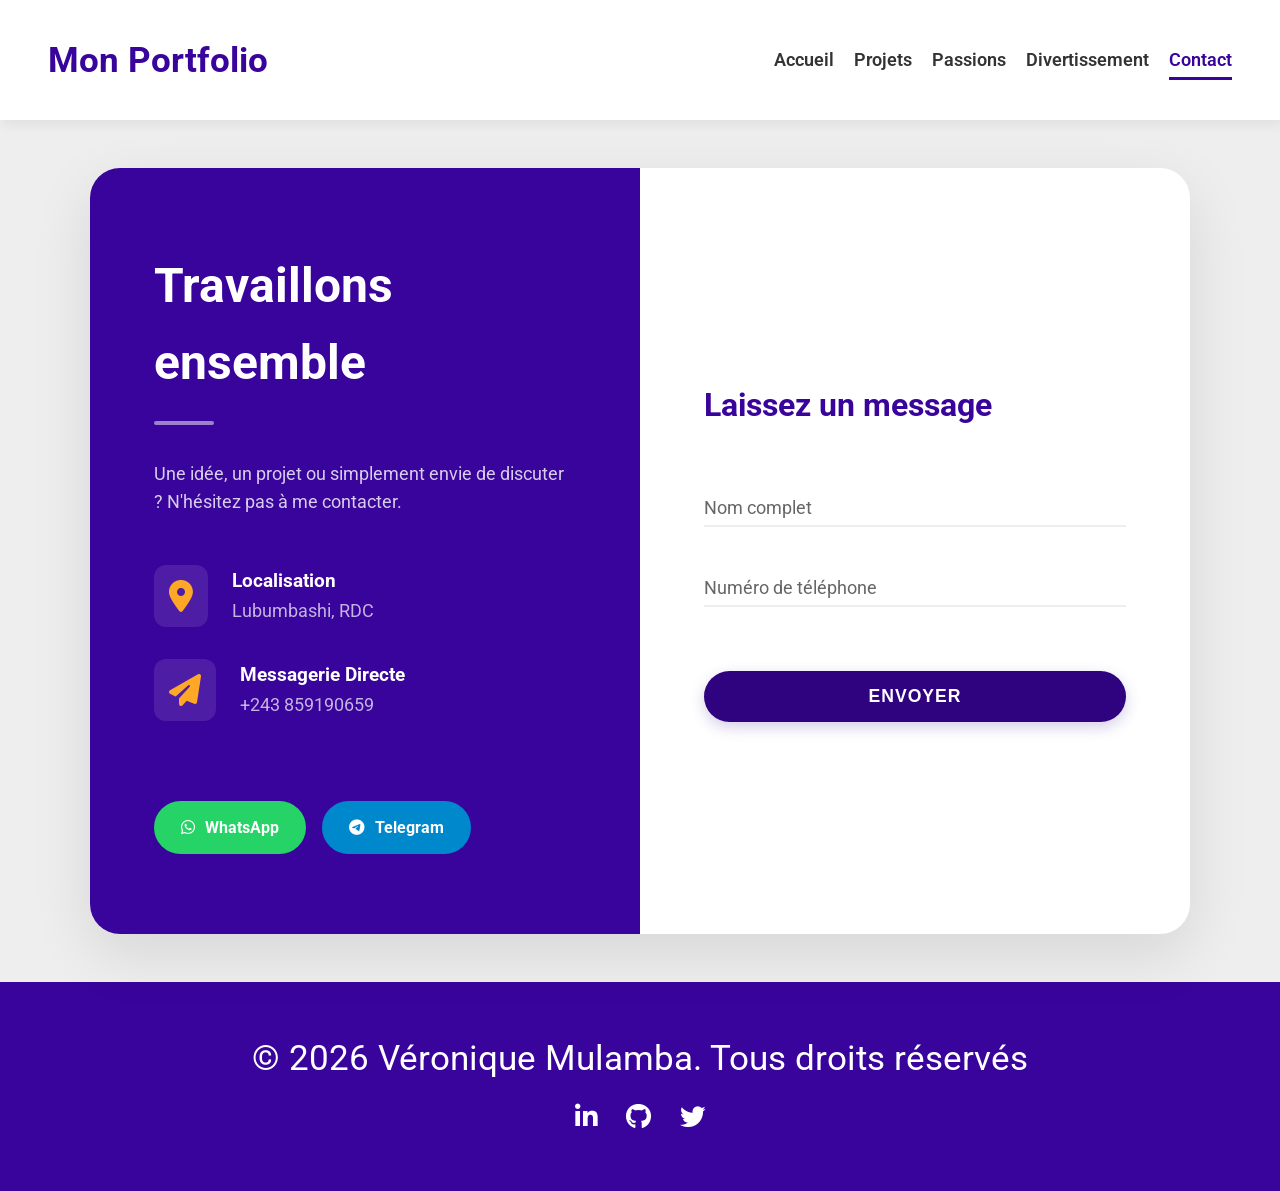
<file: Contact.html>
<!DOCTYPE html>
<html lang="fr">
<head>
    <meta charset="UTF-8">
    <meta name="viewport" content="width=device-width, initial-scale=1.0">
    <title>Véronique Mulamba - Contact</title>
    <link rel="stylesheet" href="CSS/STYLE.css">
    <link rel="preconnect" href="https://fonts.googleapis.com">
    <link rel="stylesheet" href="https://cdnjs.cloudflare.com/ajax/libs/font-awesome/6.5.1/css/all.min.css">
    <link rel="preconnect" href="https://fonts.gstatic.com" crossorigin>
    <link href="https://fonts.googleapis.com/css2?family=Roboto:ital,wght@0,100..900;1,100..900&display=swap" rel="stylesheet">
</head>
<body>
    <header>
        <div>
            <a href="index.html">Mon Portfolio</a>
        </div>
        <nav>
            <ul>
                <li><a href="index.html">Accueil</a></li>
                <li><a href="Projet.html">Projets</a></li>
                <li><a href="Passions.html">Passions</a></li>
                <li><a href="Divertissement.html">Divertissement</a></li>
                <li><a href="Contact.html" class="active">Contact</a></li>
            </ul>
        </nav>
    </header>

    <main>
        <section class="contact-hero">
            <div class="contact-card">
                <div class="card-left">
                    <h2>Travaillons ensemble</h2>
                    <p>Une idée, un projet ou simplement envie de discuter ? N'hésitez pas à me contacter.</p>
                    
                    <div class="info-list">
                        <div class="info-item">
                            <i class="fas fa-map-marker-alt"></i>
                            <div>
                                <h4>Localisation</h4>
                                <p>Lubumbashi, RDC</p>
                            </div>
                        </div>
                        <div class="info-item">
                            <i class="fas fa-paper-plane"></i>
                            <div>
                                <h4>Messagerie Directe</h4>
                                <p>+243 859190659</p>
                            </div>
                        </div>
                    </div>

                    <div class="direct-apps">
                        <a href="https://wa.me/243859190659" class="app-btn wa" target="_blank">
                            <i class="fab fa-whatsapp"></i> WhatsApp
                        </a>
                        <a href="https://t.me/+243859190659" class="app-btn tg" target="_blank">
                            <i class="fab fa-telegram-plane"></i> Telegram
                        </a>
                    </div>
                </div>

                <div class="card-right">
                    <h3>Laissez un message</h3>
                    <form class="modern-form">
                        <div class="input-group">
                            <input type="text" id="nom" name="nom" placeholder=" " required>
                            <label for="nom">Nom complet</label>
                        </div>
                        <div class="input-group">
                            <input type="tel" id="tel" name="tel" placeholder=" " required>
                            <label for="tel">Numéro de téléphone</label>
                        </div>
                        <button type="submit" class="btn-fancy">Envoyer</button>
                    </form>
                </div>
            </div>
        </section>
    </main>

    <footer class="foot">
        <p>© 2026 Véronique Mulamba. Tous droits réservés</p>
        <div>
            <a href="https://www.linkedin.com/in/veronique-mulamba-7b5b5b1b4/"><i class="fab fa-linkedin-in"></i></a>
            <a href="https://github.com/veronique-mulamba"><i class="fab fa-github"></i></a>
            <a href="https://www.twitter.com/veronique_mulamba/"><i class="fab fa-twitter"></i></a>
        </div>
    </footer>
</body>
</html>
</file>
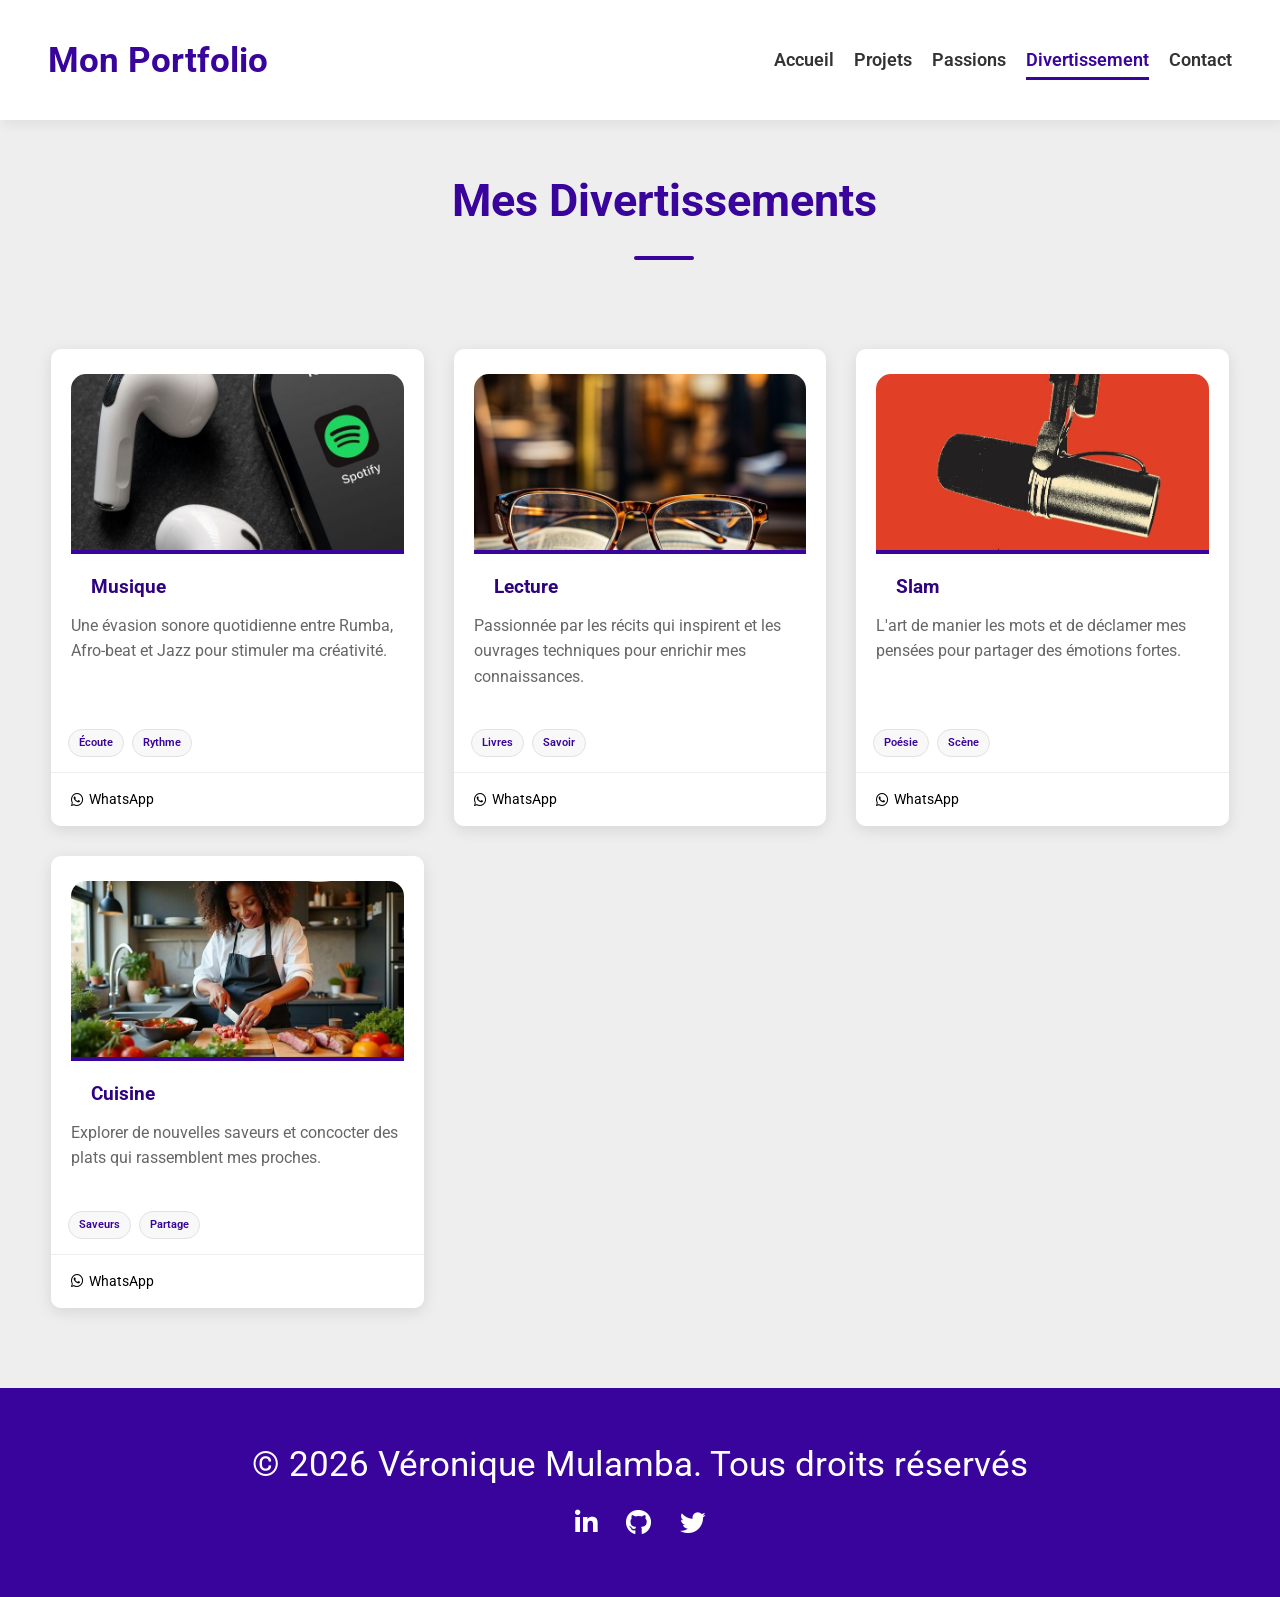
<file: Divertissement.html>
<!DOCTYPE html>
<html lang="en">
<head>
    <meta charset="UTF-8">
    <meta name="viewport" content="width=device-width, initial-scale=1.0">
    <title>Mon Portfolio - Divertissement</title>
    <link rel="stylesheet" href="CSS/STYLE.css">
    <link rel="stylesheet" href="projet.css">
    <link rel="preconnect" href="https://fonts.googleapis.com">
    <link rel="preconnect" href="https://fonts.gstatic.com" crossorigin>
    <link rel="stylesheet" href="https://cdnjs.cloudflare.com/ajax/libs/font-awesome/6.0.0/css/all.min.css">
    <link href="https://fonts.googleapis.com/css2?family=Roboto:ital,wght@0,100..900;1,100..900&display=swap" rel="stylesheet">
</head>
<body>
    <header>
        <div>
            <a href="">Mon Portfolio</a>
        </div>
        <nav>
            <ul>
                <li><a href="index.html">Accueil</a></li>
                <li><a href="Projet.html">Projets</a></li>
                <li><a href="Passions.html">Passions</a></li>
                <li><a href="Divertissement.html" class="active">Divertissement</a></li>
                <li><a href="Contact.html">Contact</a></li>
            </ul>
        </nav>
    </header>

    <main>
        <section>
            <div class="realisation">
                <h2>Mes Divertissements</h2>
            </div>
        </section>

        <section class="cards">
            <div class="card"> 
                <div class="card-body">
                    <img src="IMG/Actualité _ Spotify muscle enfin sa formule Premium avec des fonctions que les abonnés attendaient d.jpg" alt="Musique" width="200px">
                    <h3>Musique</h3>
                    <p>Une évasion sonore quotidienne entre Rumba, Afro-beat et Jazz pour stimuler ma créativité.</p>
                </div>
                <div class="link">
                    <a href="#">Écoute</a>
                    <a href="#">Rythme</a>
                </div>
                <div class="card-footer">
                    <a href="https://wa.me/ton-numero" class="bouton-code"><i class="fa-brands fa-whatsapp"></i> WhatsApp</a>
                </div>
            </div>

            <div class="card"> 
                <div class="card-body">
                    <img src="IMG/Lire vite_ Astuces pour optimiser le temps de lecture.jpg" alt="Lecture" width="200px">
                    <h3>Lecture</h3>
                    <p>Passionnée par les récits qui inspirent et les ouvrages techniques pour enrichir mes connaissances.</p>
                </div>
                <div class="link">
                    <a href="#">Livres</a>
                    <a href="#">Savoir</a>
                </div>
                <div class="card-footer">
                    <a href="https://wa.me/ton-numero" class="bouton-code"><i class="fa-brands fa-whatsapp"></i> WhatsApp</a>
                </div>
            </div>

            <div class="card"> 
                <div class="card-body">
                    <img src="IMG/A Brand A Day - Day 017  Today’s brand was very….jpg" alt="Slam" width="200px">
                    <h3>Slam</h3>
                    <p>L'art de manier les mots et de déclamer mes pensées pour partager des émotions fortes.</p>
                </div>
                <div class="link">
                    <a href="#">Poésie</a>
                    <a href="#">Scène</a>
                </div>
                <div class="card-footer">
                    <a href="https://wa.me/ton-numero" class="bouton-code"><i class="fa-brands fa-whatsapp"></i> WhatsApp</a>
                </div>
            </div>

            <div class="card"> 
                <div class="card-body">
                    <img src="IMG/7 Techniques pour Cuisiner à la Maison Comme un Chef Étoilé.jpg" alt="Cuisine" width="200px">
                    <h3>Cuisine</h3>
                    <p>Explorer de nouvelles saveurs et concocter des plats qui rassemblent mes proches.</p>
                </div>
                <div class="link">
                    <a href="#">Saveurs</a>
                    <a href="#">Partage</a>
                </div>
                <div class="card-footer">
                    <a href="https://wa.me/ton-numero" class="bouton-code"><i class="fa-brands fa-whatsapp"></i> WhatsApp</a>
                </div>
            </div>
        </section>
    </main>

    <footer class="foot">
        <p>© 2026 Véronique Mulamba. Tous droits réservés</p>
        <div>
            <a href="https://www.linkedin.com/in/veronique-mulamba-7b5b5b1b4/"><i class="fab fa-linkedin-in"></i></a>
            <a href="https://github.com/veronique-mulamba"><i class="fab fa-github"></i></a>
            <a href="https://www.twitter.com/veronique_mulamba/"><i class="fab fa-twitter"></i></a>
        </div>
    </footer>
</body>
</html>
</file>
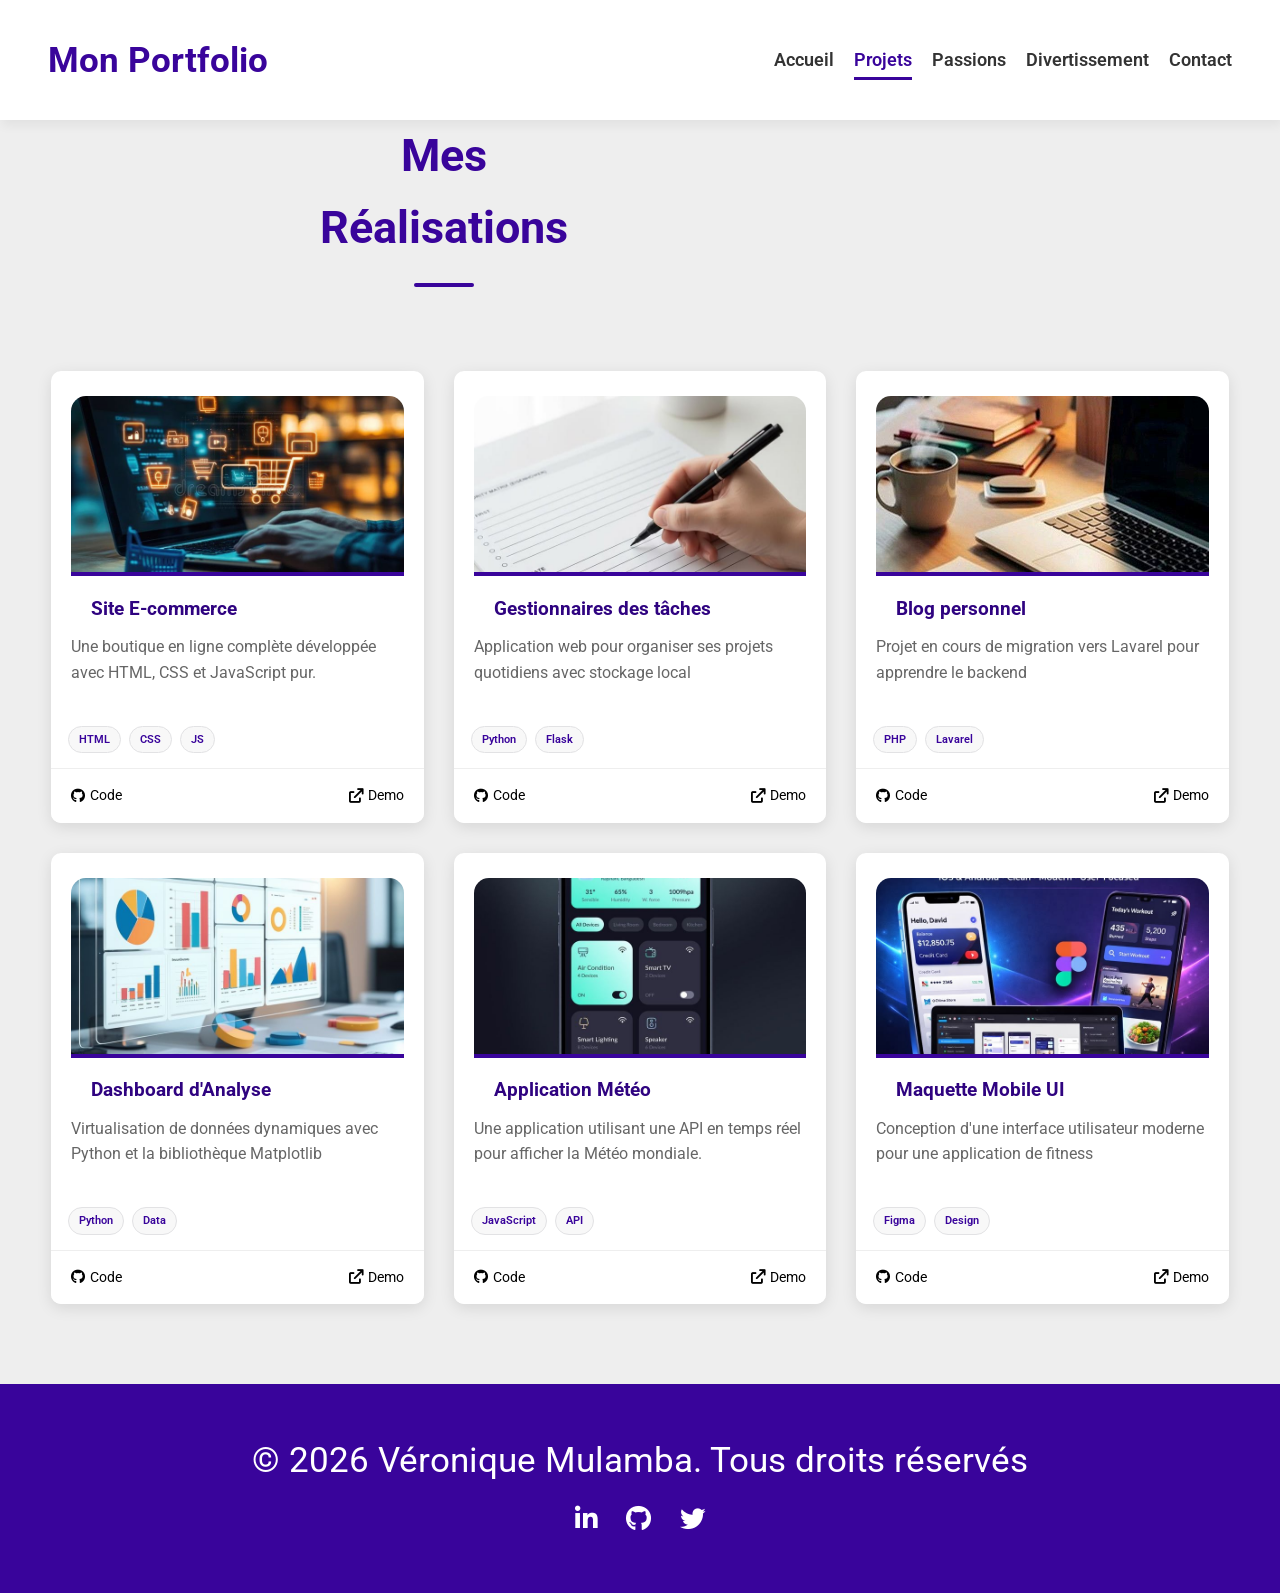
<file: Projet.html>
<!DOCTYPE html>
<html lang="en">
<head>
    <meta charset="UTF-8">
    <meta name="viewport" content="width=device-width, initial-scale=1.0">
    <title>Mon Portfolio</title>
    <link rel="stylesheet" href="CSS/STYLE.css">
    <link rel="stylesheet" href="projet.css">
    <link rel="preconnect" href="https://fonts.googleapis.com">
    <link rel="preconnect" href="https://fonts.gstatic.com" crossorigin>
    <link rel="stylesheet" href="https://cdnjs.cloudflare.com/ajax/libs/font-awesome/6.0.0/css/all.min.css">
    <link href="https://fonts.googleapis.com/css2?family=Roboto:ital,wght@0,100..900;1,100..900&display=swap" rel="stylesheet">
</head>
<body>
    <header>
        <div>
            <a href="">Mon Portfolio</a>
        </div>
        <nav>
            <ul>
                <li><a href="index.html">Accueil</a></li>
                <li><a href="Projet.html" class="active">Projets</a></li>
                <li><a href="Passions.html">Passions</a></li>
                <li><a href="Divertissement.html">Divertissement</a></li>
                <li><a href="Contact.html">Contact</a></li>
            </ul>
        </nav>
    </header>
    <main>
        <section class="realisation">
            <div>
                <h2>Mes Réalisations</h2>
            </div>
        </section>
        <section class="cards">
            <div class="card"> 
                <div class="card-body">
                    <img src="./Images/Digital marketplace experience_ online shopping, virtual orders, mobile app, laptop comm.jpg" alt="" width="200px">
                    <h3>Site E-commerce</h3>
                    <p>Une boutique en ligne complète développée avec HTML, CSS et JavaScript pur.</p>
                </div>

                <div class="link">
                    <a href="#">HTML</a>
                    <a href="#">CSS</a>
                    <a href="#">JS</a>
                </div>
                <div class="card-footer">
                    <a href="#" class="bouton-code"><i class="fa-brands fa-github "></i> Code</a>
                    <a href="#" class="bouton-demo"><i class="fa-solid fa-arrow-up-right-from-square "></i> Demo</a>
                </div>

            </div>

            <div class="card"> 
                <div class="card-body">
                    <img src="./Images/Minimalist Weekly Planner _ To-Do List, Habit Tracker (Digital Download).jpg" alt="" width="200px">
                    <h3>Gestionnaires des tâches</h3>
                    <p>Application web pour organiser ses projets quotidiens avec stockage local</p>
                </div>
                <div class="link">
                    <a href="#">Python</a>
                    <a href="#">Flask</a>
                </div>
                <div class="card-footer">
                    <a href="#" class="bouton-code"><i class="fa-brands fa-github "></i> Code</a>
                    <a href="#" class="bouton-demo"><i class="fa-solid fa-arrow-up-right-from-square "></i> Demo</a>
                </div>
            </div>
            <div class="card"> 
                <div class="card-body">
                    <img src="./Images/workdays.jpg" alt="" width="200px">
                    <h3>Blog personnel</h3>
                    <p>Projet en cours de migration vers Lavarel pour apprendre le backend</p>
                </div>
                <div class="link">
                    <a href="#">PHP</a>
                    <a href="#">Lavarel</a>
                </div>
                <div class="card-footer">
                    <a href="#" class="bouton-code"><i class="fa-brands fa-github "></i> Code</a>
                    <a href="#" class="bouton-demo"><i class="fa-solid fa-arrow-up-right-from-square "></i> Demo</a>
                </div>

            </div>
            <div class="card"> 
                <div class="card-body">
                    <img src="./Images/Future of Analytics_ Physical & Digital Data Dashboards.jpg" alt="" width="200px">
                    <h3>Dashboard d'Analyse</h3>
                    <p>Virtualisation de données dynamiques avec Python et la bibliothèque Matplotlib</p>
                </div>
                <div class="link">
                    <a href="#">Python</a>
                    <a href="#">Data</a>
                </div>
                <div class="card-footer">
                    <a href="#" class="bouton-code"><i class="fa-brands fa-github "></i> Code</a>
                    <a href="#" class="bouton-demo"><i class="fa-solid fa-arrow-up-right-from-square "></i> Demo</a>
                </div>
            </div>
            <div class="card"> 
                <div class="card-body">
                    <img src="./Images/Smart Home IOS App _ Netrosystems _ Dark Interface Inspiration.jpg" alt="" width="200px">
                    <h3>Application Météo</h3>
                    <p>Une application utilisant une API en temps réel pour afficher la Météo mondiale.</p>
                </div>
                <div class="link">
                    <a href="#">JavaScript</a>
                    <a href="#">API</a>
                </div>
                <div class="card-footer">
                    <a href="#" class="bouton-code"><i class="fa-brands fa-github "></i> Code</a>
                    <a href="#" class="bouton-demo"><i class="fa-solid fa-arrow-up-right-from-square "></i> Demo</a>
                </div>
            </div>
            <div class="card"> 
                <div class="card-body">
                    <img src="./Images/Need a Website That Gets Customers_.jpg" alt="" width="200px">
                    <h3>Maquette Mobile UI</h3>
                    <p>Conception d'une interface utilisateur moderne pour une application de fitness</p>
                </div>
                <div class="link">
                    <a href="#">Figma</a>
                    <a href="#">Design</a>
                </div>
                <div class="card-footer">
                    <a href="#" class="bouton-code"><i class="fa-brands fa-github "></i> Code</a>
                    <a href="#" class="bouton-demo"><i class="fa-solid fa-arrow-up-right-from-square "></i> Demo</a>
                </div>

            </div>
        </section>
    </main>
    <footer class="foot">
        <p>© 2026 Véronique Mulamba. Tous droits réservés</p>
        <div>
            <a href="https://www.linkedin.com/in/veronique-mulamba-7b5b5b1b4/"><i class="fab fa-linkedin-in"></i></a>
            <a href="https://github.com/veronique-mulamba"><i class="fab fa-github"></i></a>
            <a href="https://www.twitter.com/veronique_mulamba/"><i class="fab fa-twitter"></i></a>
        </div>
    </footer>
</body>
</html>
</file>
<file: CSS/STYLE.css>
:root{
    --violet-doux : #39049b;
    --violet-fonce : #2f0380;
    --Orange-vif : #ffa726;
    --gris-tres-fonce : #333;
    --gris-fonce : #666;
    --gris-tres-clair : #f8f8f8;
    --gris-clair : #eee;
    
}

*{
    margin: 0;
    padding: 0;
    box-sizing: border-box;
}
body{
    
    background-color: var(--gris-clair);
    font-family: Roboto, sans-serif;
    line-height: 1.6;
}
header{
    background-color:white ;
    box-shadow: 2px 6px 10px rgba(0, 0, 0, 0.05 );
    position: sticky;
    top: 0;
    z-index: 100;
    display: flex;
    justify-content: space-between;
    align-items: center;
    padding: 2rem 3rem;

}
header div a{
    text-decoration: none;
    font-size: 2.2rem;
    font-weight: bold;
    color: var(--violet-doux);
}
ul li{
    list-style: none;
    margin-left: 20px; 

}
ul{
    display: flex;
}
ul li a {
    text-decoration: none;
    color: var(--gris-tres-fonce);
    font-weight: 600;
    font-size: 1.1rem;
    position: relative;
    padding: 10px 0;
}

ul li a:hover{
    color: var(--violet-fonce);
}

ul li a::after{
    content: '';
    position: absolute;
    left: 0;
    bottom: 0;
    height: 3px;
    width: 0%;
    background-color: var(--violet-doux);
    transition: width 0.3s ease;
}

ul li a:hover::after{
    width: 100%;
}

a.active{
    color: var(--violet-doux);
}

a.active::after{
    width: 100%;
}

.hero {
    display: flex;
    justify-content: center;
    align-items: center;
    gap: 5rem;
    text-align: center;
    margin: 10rem 2rem;
}

.hero img {
    width: 300px;
    height: 300px;
    object-fit: cover;
    border-radius: 50%;
    border: 8px solid var(--violet-fonce);
}

.hero h1{
    color: var(--violet-fonce);
    font-size: 4rem;
    font-weight: 700;
    margin-bottom: 1.2rem;
}
.hero p{
    color: var(--gris-fonce);
    font-size: 1.3rem;
    margin-bottom: 1.2rem;
}
.hero a{
    text-decoration: none;
    display: inline-block;
    background-color: var(--violet-fonce);
    color: white;
    padding: 15px 30px;
    border-radius: 30px;
    text-transform: uppercase;
    letter-spacing: 1.1px;
    font-weight: 600;
    margin-top: 1rem;
    transition: background-color 0.3s ease, transform 0.2s ease;

}
.hero a:hover{
    background-color: var(--violet-fonce);
    transform: translateY(-3px);
}
.apropos {
    width: 800px;
    margin: 6rem auto;
    text-align: center;
}
section h2{
    margin-bottom: 1.2rem;
    color: var(--violet-doux);
    font-size: 2.6rem;
    font-weight: 700;
    position: relative;
    text-align: center;
}
section h2::after{
    content: '';
    display: block;
    width: 60px;
    height: 4px;
    background-color: var(--violet-doux);
    margin: 1.2rem auto;
    border-radius: 2px;
}
.apropos p{
    margin-bottom: 2rem;
    color: var(--gris-fonce);
    font-size: 1.3rem;
}
.competences table{
    width: 80%;
    margin: 0 auto;
    border-collapse: collapse;
    background-color: white;
    box-shadow: 0 5px 15px rgba(0, 0, 0, 0.08);
    border-radius: 10px;
    overflow: hidden;
}
.competences table{
    margin-bottom: 50px;
}
.competences table th, .competences table td{
    padding: 15px;
    text-align: left;
    
    font-size: 1.4rem; 
}
.competences table th{
    background-color: var(--violet-doux);
    color: white;
    text-transform: uppercase;
}
.competences table tbody td{
    border-bottom: 1px solid var(--gris-clair);
}
.competences table tbody tr:nth-child(even){
    background-color: #fdfdfd;
}
.competences table tbody tr:hover{
    background-color: #f0f0f0;
}
.competences table tbody tr{
    transition: background-color 0.3s ease;
}
.foot{
    background-color: var(--violet-doux);
    padding: 3rem ;
    text-align: center;
    font-size: 2.2rem;
    
}
footer p{
    color: white;

}
footer a{
    display: inline-block;
    font-size: 1.6rem;
    color: white;
    margin: 0 10px;
    transition: color 0.3s ease, transform 0.2s ease;
}
footer a:hover{
    color: var(--Orange-vif)
    transform: translateY(-3px);
}
/* =========================================
   NOUVEAU STYLE PAGE CONTACT (A REMPLACER)
   ========================================= */

.contact-hero {
    min-height: calc(100vh - 200px); /* Hauteur moins header/footer pour centrer */
    display: flex;
    justify-content: center;
    align-items: center;
    padding: 3rem;
}

.contact-card {
    background: #fff;
    width: 100%;
    max-width: 1100px;
    display: grid;
    grid-template-columns: 1fr 1fr;
    border-radius: 30px;
    overflow: hidden;
    box-shadow: 0 20px 60px rgba(0,0,0,0.1);
}

/* --- Côté Gauche (Infos) --- */
.card-left {
    background-color: var(--violet-doux);
    color: white;
    padding: 5rem 4rem;
    display: flex;
    flex-direction: column;
}

.card-left h2 {
    color: white;
    font-size: 3rem;
    text-align: left;
    margin-bottom: 1rem;
}
.card-left h2::after { margin: 1.2rem 0; background-color: rgba(255,255,255,0.5); } /* Soulignement blanc */

.card-left p {
    font-size: 1.1rem;
    color: rgba(255,255,255,0.8);
    margin-bottom: 3rem;
}

.info-list { margin-bottom: 3rem; }

.info-item {
    display: flex;
    align-items: center;
    gap: 1.5rem;
    margin-bottom: 2rem;
}

.info-item i {
    font-size: 2rem;
    color: var(--Orange-vif);
    background: rgba(255,255,255,0.1);
    padding: 15px;
    border-radius: 12px;
}

.info-item h4 { font-size: 1.2rem; color: #fff; }
.info-item p { margin: 0; font-size: 1.1rem; color: rgba(255,255,255,0.7); }

.direct-apps { display: flex; gap: 1rem; margin-top: auto; }

.app-btn {
    text-decoration: none;
    padding: 12px 25px;
    border-radius: 50px;
    font-weight: bold;
    color: #fff;
    display: flex;
    align-items: center;
    gap: 10px;
    transition: 0.3s ease;
    border: 2px solid transparent;
}

.app-btn.wa { background-color: #25D366; }
.app-btn.tg { background-color: #0088CC; }

.app-btn:hover {
    transform: translateY(-5px);
    box-shadow: 0 5px 15px rgba(0,0,0,0.2);
    opacity: 0.9;
    color: white;
}

/* --- Côté Droit (Formulaire) --- */
.card-right {
    padding: 5rem 4rem;
    display: flex;
    flex-direction: column;
    justify-content: center;
}

.card-right h3 {
    font-size: 2rem;
    color: var(--violet-doux);
    margin-bottom: 3rem;
}

.modern-form {
    display: flex;
    flex-direction: column;
    gap: 2rem;
}

/* Groupe d'input animé (floating labels) */
.input-group {
    position: relative;
    width: 100%;
}

.input-group input {
    width: 100%;
    padding: 15px 0 10px;
    border: none;
    border-bottom: 2px solid var(--gris-clair);
    background: transparent;
    outline: none;
    font-size: 1.1rem;
    color: var(--gris-tres-fonce);
    transition: 0.3s;
}

.input-group label {
    position: absolute;
    top: 15px;
    left: 0;
    color: var(--gris-fonce);
    font-size: 1.1rem;
    pointer-events: none;
    transition: 0.3s;
}

/* Animation au focus */
.input-group input:focus ~ label,
.input-group input:not(:placeholder-shown) ~ label {
    top: -10px;
    font-size: 0.9rem;
    color: var(--violet-fonce);
    font-weight: bold;
}

.input-group input:focus {
    border-bottom-color: var(--violet-doux);
}

.btn-fancy {
    background-color: var(--violet-fonce);
    color: white;
    padding: 15px;
    border: none;
    border-radius: 50px;
    font-size: 1.1rem;
    font-weight: bold;
    text-transform: uppercase;
    letter-spacing: 1px;
    cursor: pointer;
    transition: 0.3s ease;
    margin-top: 2rem;
    box-shadow: 0 5px 15px rgba(47, 3, 128, 0.2);
}

.btn-fancy:hover {
    background-color: var(--violet-doux);
    transform: translateY(-3px);
    box-shadow: 0 10px 20px rgba(47, 3, 128, 0.3);
}

/* --- Responsive --- */
@media (max-width: 900px) {
    .contact-card { grid-template-columns: 1fr; }
    .card-left, .card-right { padding: 3rem; }
    .card-left h2 { font-size: 2.2rem; }
}

/* =========================================
   STYLE PAGE DIVERTISSEMENT
   ========================================= */

/* Centrage du titre principal */
.realisation {
    width: 100%;
    max-width: 800px;
    margin: 60px auto 20px auto;
    text-align: center;
}

.realisation h2 {
    color: var(--violet-doux);
    font-size: 2.6rem;
    position: relative;
    padding-bottom: 15px;
}

/* Grille de cartes adaptée pour 4 éléments */
.cards {
    display: grid;
    /* auto-fit permet de passer de 2 à 4 colonnes selon la taille de l'écran */
    grid-template-columns: repeat(auto-fit, minmax(280px, 1fr));
    gap: 30px;
    width: 90%;
    max-width: 1200px;
    margin: 40px auto 80px auto;
}

/* Style de la carte */
.card {
    background-color: white;
    border-radius: 12px;
    box-shadow: 0 8px 20px rgba(0, 0, 0, 0.08);
    display: flex;
    flex-direction: column;
    height: 100%;
    overflow: hidden;
    transition: all 0.3s ease;
}

.card:hover {
    transform: translateY(-8px);
    box-shadow: 0 12px 25px rgba(0, 0, 0, 0.15);
}

/* Image de la carte */
.card img {
    width: 100%;
    height: 200px;
    object-fit: cover;
    border-bottom: 4px solid var(--violet-doux);
}

/* Corps de la carte */
.card-body {
    padding: 20px;
    flex-grow: 1; /* Permet d'aligner le footer en bas même si le texte est court */
}

.card-body h3 {
    margin-bottom: 12px;
    color: var(--violet-fonce);
    font-size: 1.4rem;
    font-weight: 700;
}

.card-body p {
    color: var(--gris-fonce);
    font-size: 0.95rem;
    line-height: 1.5;
    padding: 0;} /* Reset du padding pour

/* =========================================
   STYLE PAGE PASSIONS
   ========================================= */

/* En-tête de section */
.realisation {
    width: 100%;
    max-width: 800px;
    margin: 60px auto 10px auto;
    text-align: center;
}

.realisation h2 {
    color: var(--violet-doux);
    font-size: 2.8rem;
    margin-bottom: 10px;
}

.realisation p {
    color: var(--gris-fonce);
    font-size: 1.1rem;
}

/* Grille de cartes */
.cards {
    display: grid;
    grid-template-columns: repeat(auto-fit, minmax(280px, 1fr));
    gap: 30px;
    width: 92%;
    max-width: 1200px;
    margin: 40px auto 80px auto;

}

/* La Carte */
.card {
    background-color: white;
    border-radius: 15px;
    box-shadow: 0 10px 25px rgba(0, 0, 0, 0.05);
    display: flex;
    flex-direction: column;
    height: 100%;
    overflow: hidden;
    transition: transform 0.3s ease, box-shadow 0.3s ease;
}

.card:hover {
    transform: translateY(-10px);
    box-shadow: 0 15px 35px rgba(0, 0, 0, 0.12);
}

/* Image avec un bord coloré en bas */
/* Image avec arrondis supérieurs uniquement pour matcher la maquette */
.card img {
    width: 100%;
    height: 220px;
    object-fit: cover;
    /* Arrondit seulement les coins supérieurs (gauche et droite) */
    border-radius: 15px 15px 0 0; 
    border-bottom: 5px solid var(--violet-fonce);
}

/* Contenu de la carte */
.card-body {
    padding: 25px 20px;
    flex-grow: 1;
}

.card-body h3 {
    color: var(--violet-fonce);
    margin-bottom: 15px;
    font-size: 1.5rem;
}

.card-body p {
    color: var(--gris-fonce);
    font-size: 1rem;
    line-height: 1.6;
    padding: 0;
}

/* Tags de catégories */
.link {
    padding: 0 20px;
    display: flex;
    gap: 8px;
    margin-bottom: 25px;
}

.link a {
    background-color: var(--gris-tres-clair);
    color: var(--violet-doux);
    border: 1px solid var(--gris-clair);
    padding: 5px 15px;
    border-radius: 25px;
    font-size: 0.8rem;
    font-weight: 600;
    text-decoration: none;
    transition: 0.3s;
}

.link a:hover {
    background-color: var(--violet-doux);
    color: white;
}

/* Pied de carte avec bouton WhatsApp unique */
.card-footer {
    padding: 20px;
    border-top: 1px solid var(--gris-clair);
    display: flex;
    justify-content: center;
}

.bouton-whatsapp {
    text-decoration: none;
    color: #25D366; /* Couleur WhatsApp */
    font-weight: 700;
    font-size: 1rem;
    display: flex;
    align-items: center;
    gap: 10px;
    transition: 0.3s;
}

.bouton-whatsapp:hover {
    transform: scale(1.1);
    color: var(--violet-doux);
}

/* Mobile */
@media (max-width: 768px) {
    .realisation h2 { font-size: 2.2rem; }
    .cards { grid-template-columns: 1fr; }
}
</file>
<file: projet.css>
.realisation {
    width: 800px;
    margin: 0 25%;
    text-align: center;
}
.card{
    width: 100%;
    max-width: 1200px;
    margin: 0 auto;
    background-color: white;
    border-radius: 10px;
    box-shadow: 0 4px 15px rgba(0, 0, 0, 0.1 );
    display: flex;
    flex-direction: column;
    height: 100%;
    overflow: hidden;
    transition: 0.3s; 
}
.card:hover{
    transform: translateY(-5px);

}
.card img{
    width: 100%;
    height: 180px;
    object-fit: cover;
    border-bottom: 4px solid var(--violet-doux);

}
section{
    display: grid;
    grid-template-columns: repeat(3,1fr);
    gap: 35px;
    width: 90%;
    max-width: 1200px;
    margin: 45px auto;
}
.card-body h3,p{
    padding: 0 20px;   
}
.card-body p{
    margin-bottom: 15px;
    color: var(--gris-fonce);
}

.card-body h3{
    margin: 10px 0;
    color: var(--violet-fonce);
    font-size: 1.20rem;
    font-weight: 700px;
}
.link{
    
    padding: 0 17px ;
    display: flex;
    gap: 8px;
    margin-bottom: 15px;
}
.link a {
    border: 1px solid #e2e2e4;
    background-color: solid #f0f0f3;
    color: var(--violet-doux);
    padding: 4px 10px;
    border-radius: 15px;
    font-size: 0.7rem;
    font-weight: 600;
    text-decoration: none;       
}
.card-footer{
    display: flex;
    justify-content: space-between;
    padding: 15px 20px;
    border-top: 1px solid var(--gris-clair);
    background-color: white;
     
}
.bouton-code, .bouton-demo {
    text-decoration: none;
    color: black;
    font-size: 0.9rem;
    font-weight: 500px;
    display: flex;
    align-items: center;
    gap: 5px;
    transition: color 0.3s ease;
}
.bouton-code:hover{
    color: var(--violet-fonce);
}
.bouton-demo:hover{
    color: var(--violet-fonce);
}
.title{
    text-align: center;
}
</file>
